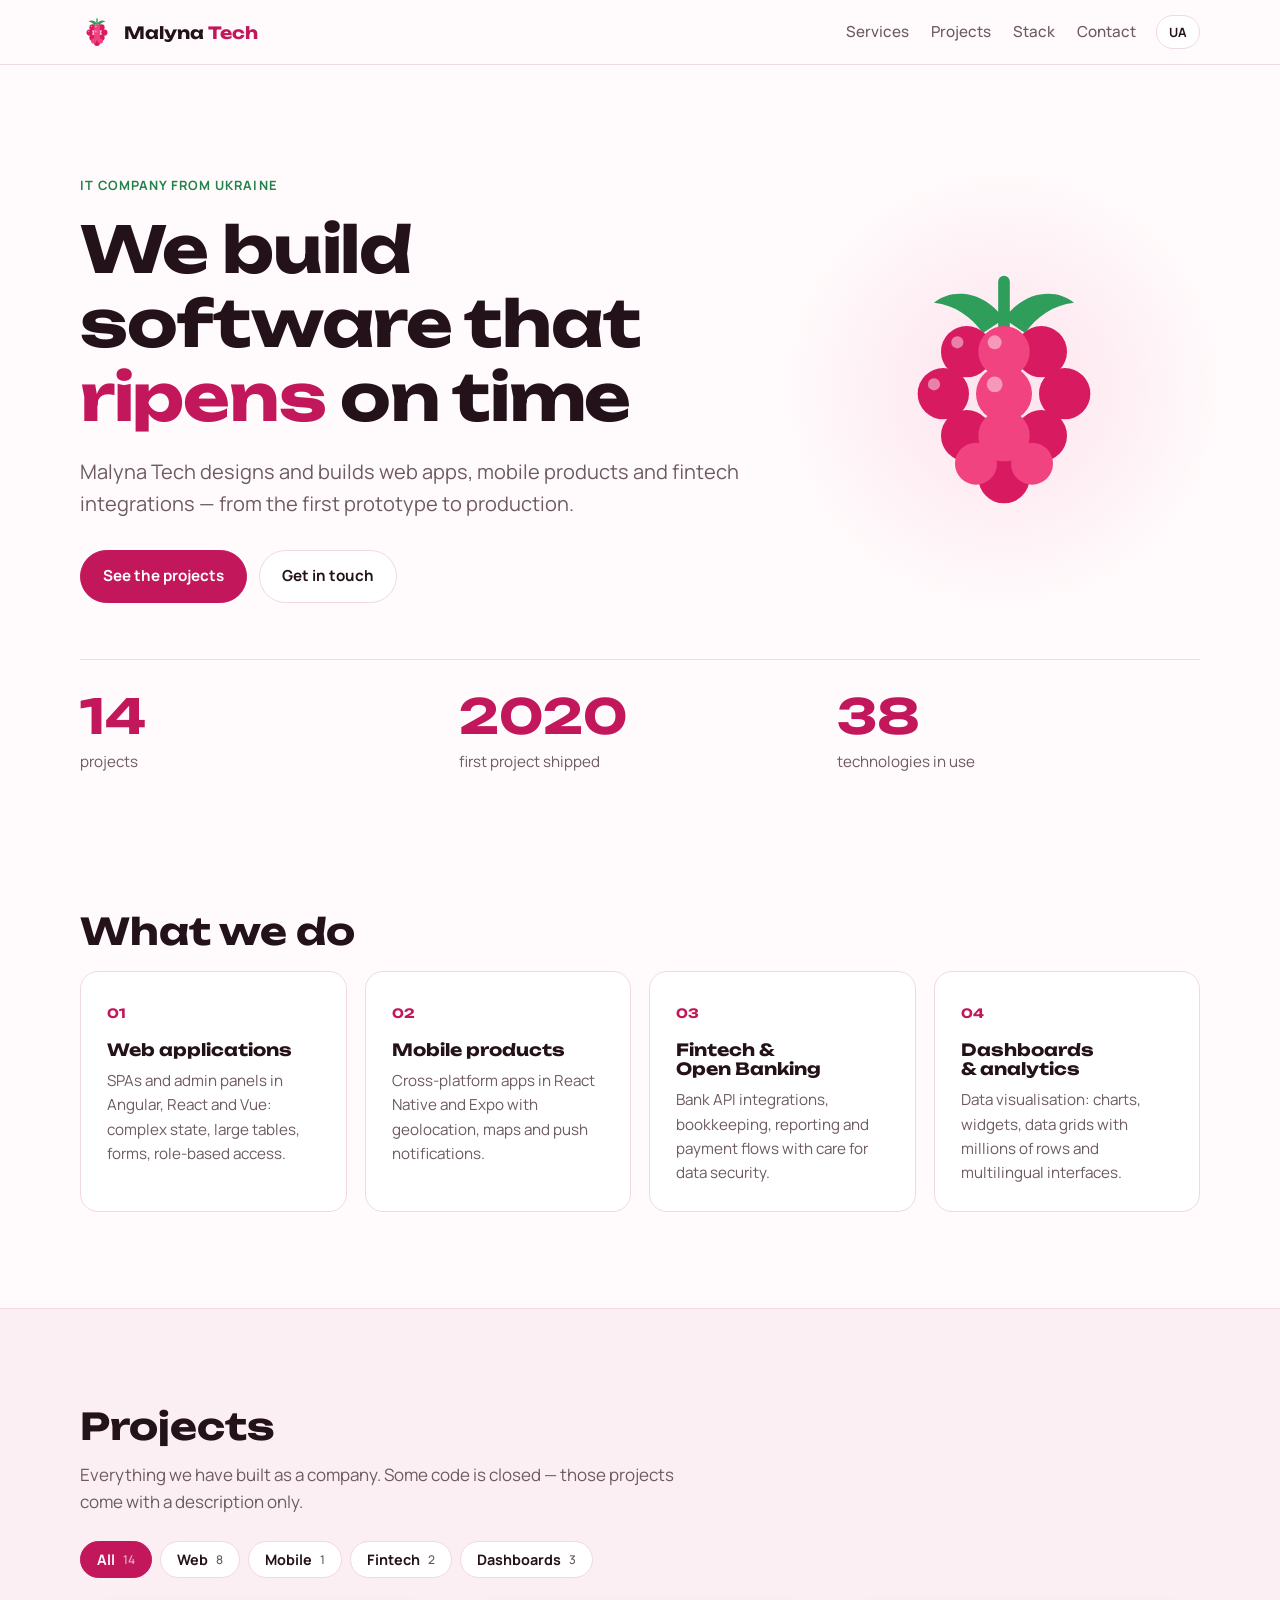
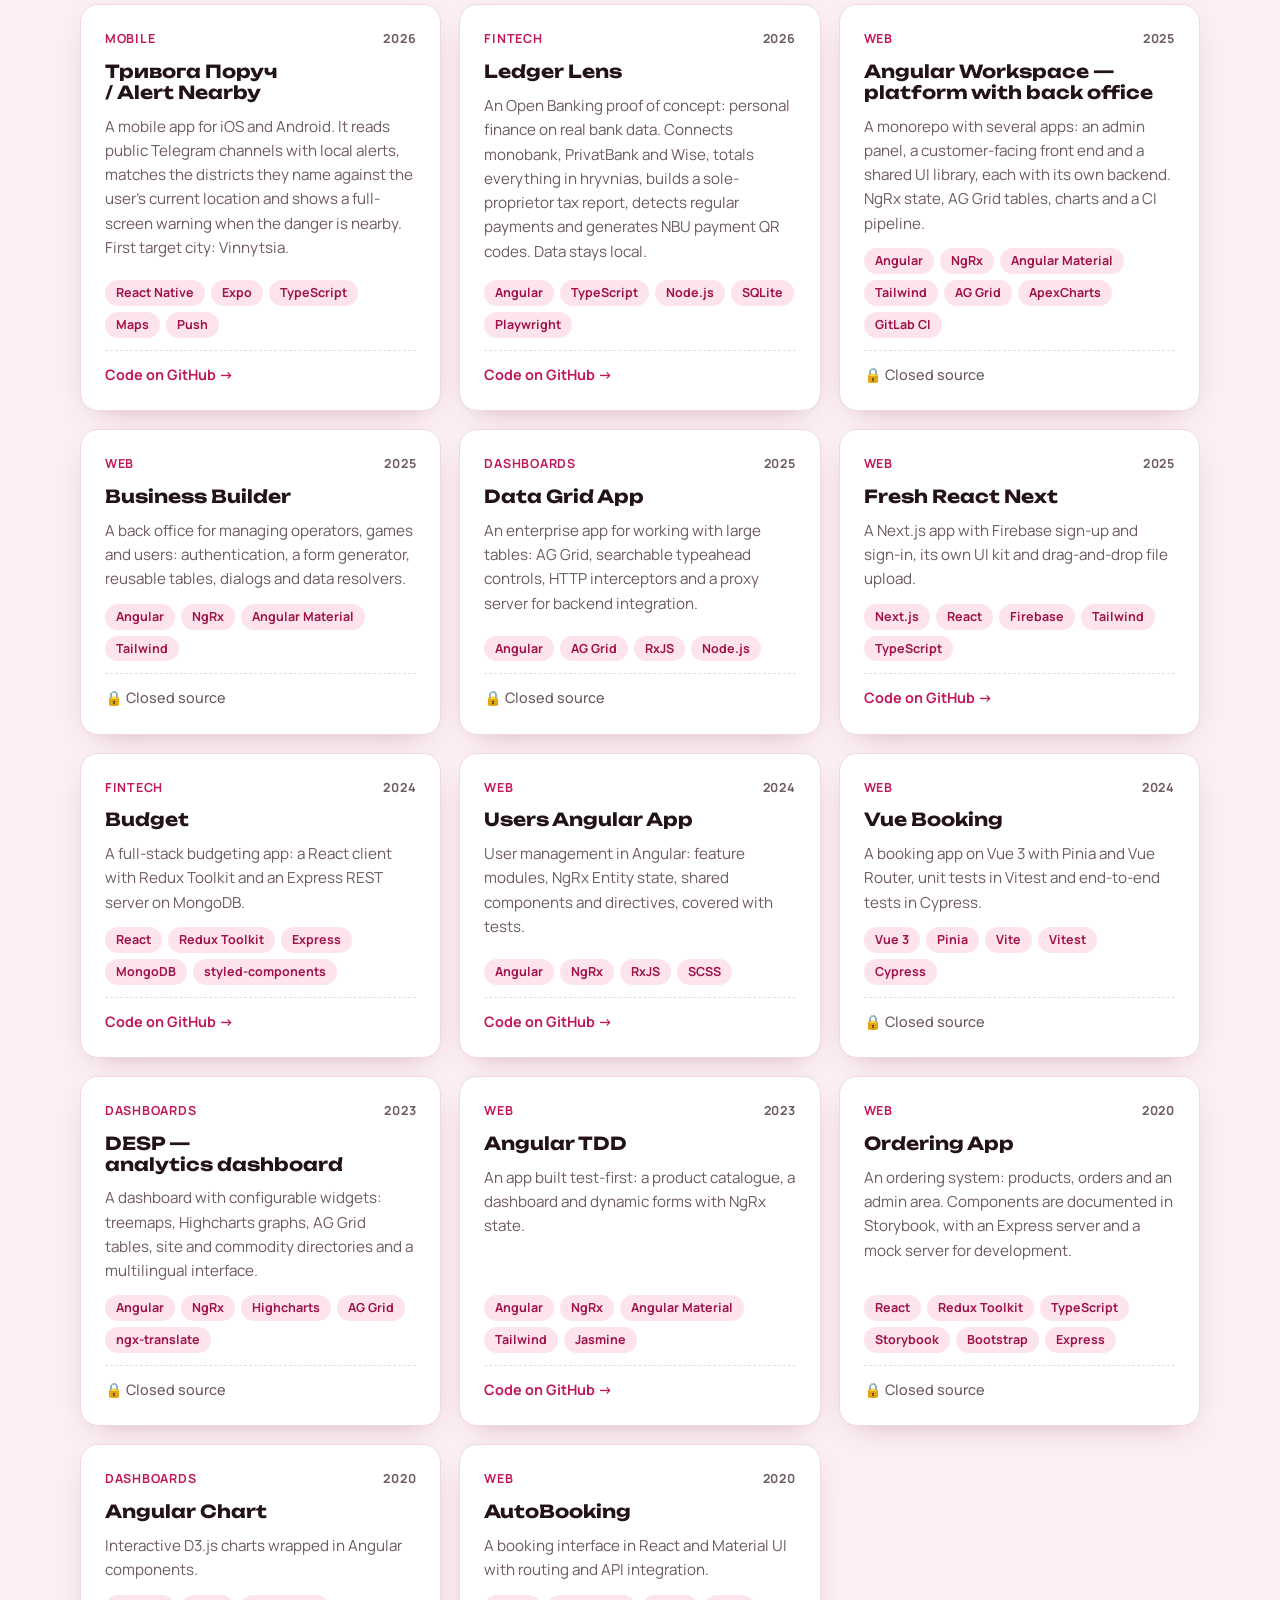
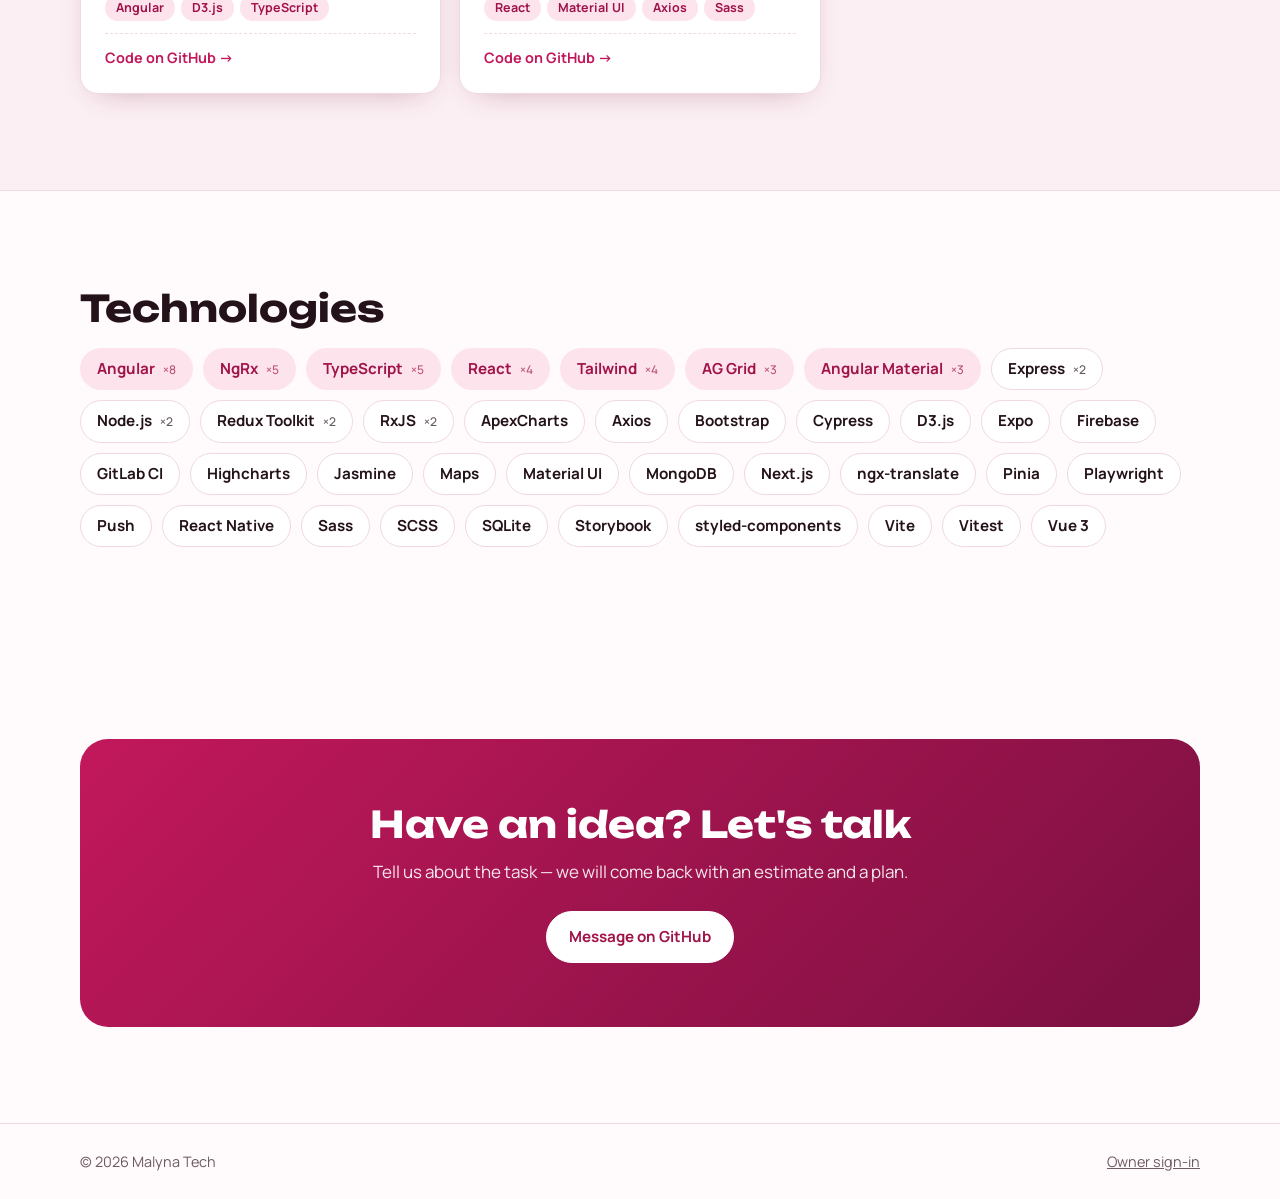
<file: index.html>
<!doctype html>
<html lang="uk">
<head>
  <meta charset="utf-8">
  <meta name="viewport" content="width=device-width, initial-scale=1">
  <title>Malyna Tech — розробка веб, мобільних і фінтех-продуктів</title>
  <meta name="description" content="Malyna Tech — IT-компанія з України. Вебзастосунки, мобільні продукти, фінтех-інтеграції та дашборди.">
  <meta property="og:title" content="Malyna Tech">
  <meta property="og:description" content="Робимо софт, який дозріває вчасно: веб, мобільні продукти, фінтех.">
  <meta property="og:type" content="website">
  <link rel="icon" href="assets/logo.svg" type="image/svg+xml">
  <link rel="preconnect" href="https://fonts.googleapis.com">
  <link rel="preconnect" href="https://fonts.gstatic.com" crossorigin>
  <link href="https://fonts.googleapis.com/css2?family=Manrope:wght@400;500;700&family=Unbounded:wght@500;700&display=swap" rel="stylesheet">
  <link rel="stylesheet" href="assets/styles.css">
</head>
<body>
  <header class="top">
    <div class="wrap top__in">
      <a class="brand" href="#" aria-label="Malyna Tech">
        <img src="assets/logo.svg" alt="" width="34" height="34">
        <span>Malyna<b>Tech</b></span>
      </a>
      <nav class="nav" aria-label="Main">
        <a href="#services" data-i18n="nav.services">Послуги</a>
        <a href="#projects" data-i18n="nav.projects">Проєкти</a>
        <a href="#stack" data-i18n="nav.stack">Стек</a>
        <a href="#contact" data-i18n="nav.contact">Контакти</a>
      </nav>
      <button id="lang" class="lang" type="button" aria-label="Switch language">EN</button>
    </div>
  </header>

  <main>
    <section class="hero">
      <div class="wrap hero__in">
        <div>
          <p class="kicker" data-i18n="hero.kicker">IT-компанія з України</p>
          <h1 data-i18n-html="hero.title">Робимо софт, який <em>дозріває</em> вчасно</h1>
          <p class="lead" data-i18n="hero.lead"></p>
          <div class="actions">
            <a class="btn btn--primary" href="#projects" data-i18n="hero.cta">Переглянути проєкти</a>
            <a class="btn" href="#contact" data-i18n="hero.cta2">Написати нам</a>
          </div>
        </div>
        <div class="hero__art" aria-hidden="true">
          <img src="assets/logo.svg" alt="" width="280" height="280">
        </div>
      </div>
      <div class="wrap">
        <dl class="stats">
          <div><dt id="stat-projects">–</dt><dd data-i18n="stat.projects">проєктів</dd></div>
          <div><dt id="stat-years">–</dt><dd data-i18n="stat.years">рік першого проєкту</dd></div>
          <div><dt id="stat-tech">–</dt><dd data-i18n="stat.tech">технологій у роботі</dd></div>
        </dl>
      </div>
    </section>

    <section id="services" class="section">
      <div class="wrap">
        <h2 data-i18n="services.title">Що ми робимо</h2>
        <div class="services">
          <article><span class="num">01</span><h3 data-i18n="s1.t"></h3><p data-i18n="s1.d"></p></article>
          <article><span class="num">02</span><h3 data-i18n="s2.t"></h3><p data-i18n="s2.d"></p></article>
          <article><span class="num">03</span><h3 data-i18n="s3.t"></h3><p data-i18n="s3.d"></p></article>
          <article><span class="num">04</span><h3 data-i18n="s4.t"></h3><p data-i18n="s4.d"></p></article>
        </div>
      </div>
    </section>

    <section id="projects" class="section section--alt">
      <div class="wrap">
        <h2 data-i18n="projects.title">Проєкти</h2>
        <p class="muted section__lead" data-i18n="projects.lead"></p>
        <div id="filters" class="filters" role="group" aria-label="Filter"></div>
        <div id="grid" class="grid"></div>
      </div>
    </section>

    <section id="stack" class="section">
      <div class="wrap">
        <h2 data-i18n="stack.title">Технології</h2>
        <ul id="stack-list" class="tags tags--big"></ul>
      </div>
    </section>

    <section id="contact" class="section">
      <div class="wrap">
        <div class="cta">
          <h2 data-i18n="contact.title">Маєте ідею? Обговорімо</h2>
          <p data-i18n="contact.lead"></p>
          <a class="btn btn--light" href="https://github.com/sergii21" target="_blank" rel="noopener" data-i18n="contact.cta">Написати на GitHub</a>
        </div>
      </div>
    </section>
  </main>

  <footer class="foot">
    <div class="wrap foot__in">
      <span>© <span id="year"></span> Malyna Tech</span>
      <a href="admin/" data-i18n="footer.admin">Вхід для власника</a>
    </div>
  </footer>

  <script type="module" src="assets/app.js"></script>
</body>
</html>
</file>
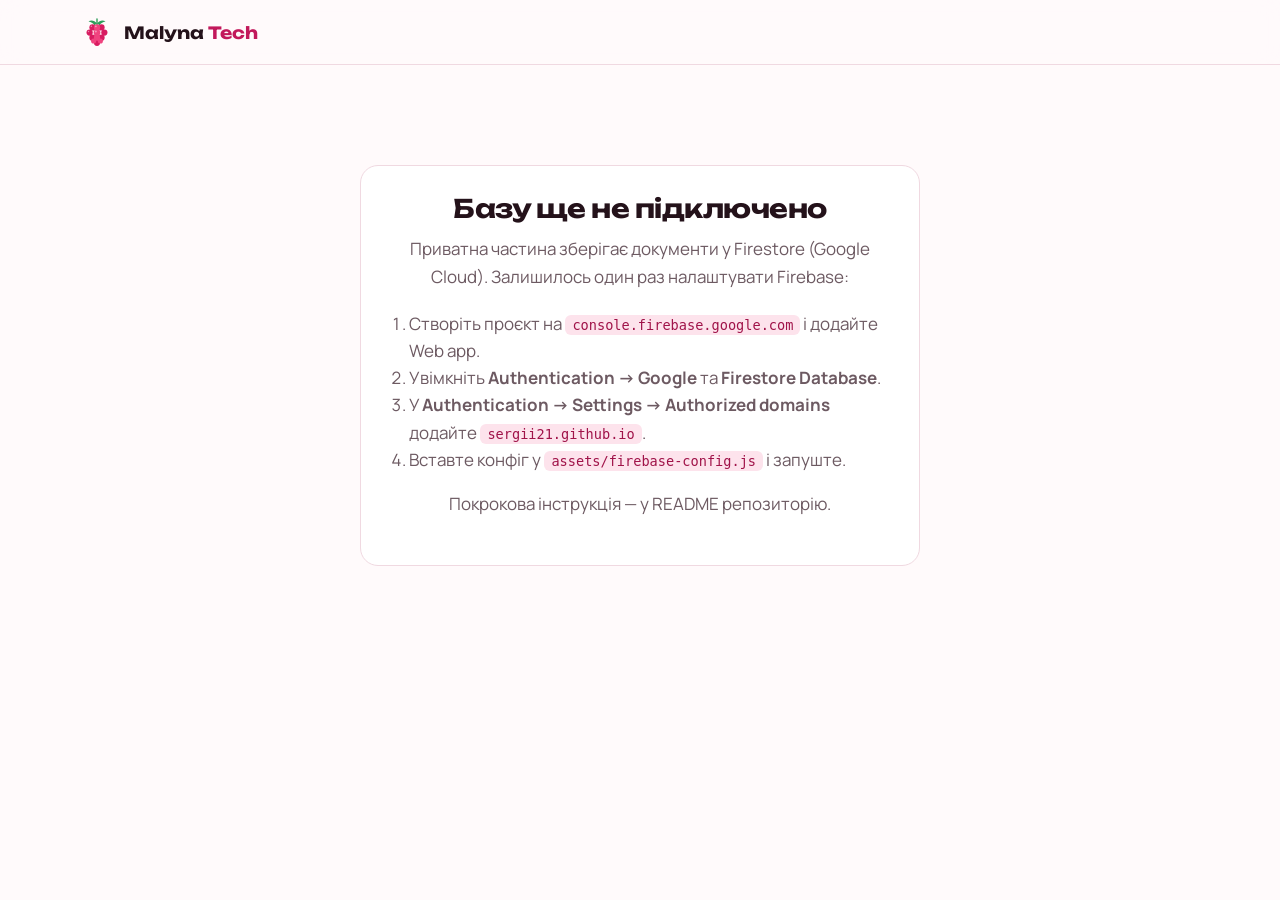
<file: admin/index.html>
<!doctype html>
<html lang="uk">
<head>
  <meta charset="utf-8">
  <meta name="viewport" content="width=device-width, initial-scale=1">
  <meta name="robots" content="noindex, nofollow">
  <title>Malyna Tech — кабінет власника</title>
  <link rel="icon" href="../assets/logo.svg" type="image/svg+xml">
  <link rel="preconnect" href="https://fonts.googleapis.com">
  <link rel="preconnect" href="https://fonts.gstatic.com" crossorigin>
  <link href="https://fonts.googleapis.com/css2?family=Manrope:wght@400;500;700&family=Unbounded:wght@500;700&display=swap" rel="stylesheet">
  <link rel="stylesheet" href="../assets/styles.css">
</head>
<body class="admin">
  <header class="top">
    <div class="wrap top__in">
      <a class="brand" href="../">
        <img src="../assets/logo.svg" alt="" width="34" height="34">
        <span>Malyna<b>Tech</b></span>
      </a>
      <div class="who" id="who" hidden>
        <span id="who-name"></span>
        <button class="btn btn--sm" id="signout" type="button">Вийти</button>
      </div>
    </div>
  </header>

  <main class="wrap">
    <!-- Firebase ще не підключено -->
    <section class="panel panel--center" id="view-setup" hidden>
      <h1>Базу ще не підключено</h1>
      <p>Приватна частина зберігає документи у Firestore (Google Cloud). Залишилось один раз налаштувати Firebase:</p>
      <ol>
        <li>Створіть проєкт на <code>console.firebase.google.com</code> і додайте Web app.</li>
        <li>Увімкніть <b>Authentication → Google</b> та <b>Firestore Database</b>.</li>
        <li>У <b>Authentication → Settings → Authorized domains</b> додайте <code>sergii21.github.io</code>.</li>
        <li>Вставте конфіг у <code>assets/firebase-config.js</code> і запуште.</li>
      </ol>
      <p style="margin-top:16px">Покрокова інструкція — у README репозиторію.</p>
    </section>

    <!-- Вхід -->
    <section class="panel panel--center" id="view-login" hidden>
      <h1>Кабінет власника</h1>
      <p>Документація та керування проєктами. Доступ лише для власника компанії.</p>
      <button class="btn btn--primary" id="signin" type="button">Увійти через Google</button>
      <p class="status is-err" id="login-err" style="margin-top:16px"></p>
    </section>

    <!-- Увійшов, але це не власник -->
    <section class="panel panel--center" id="view-denied" hidden>
      <h1>Немає доступу</h1>
      <p>Цей акаунт не є власником. Якщо це ви налаштовуєте сайт уперше — скопіюйте свій UID у правила Firestore (рядок <code>OWNER_UID</code> у <code>firestore.rules</code>) і опублікуйте їх у Firebase Console.</p>
      <code class="uid" id="uid"></code>
      <button class="btn" id="retry" type="button">Перевірити ще раз</button>
    </section>

    <!-- Кабінет -->
    <section id="view-app" hidden>
      <div class="tabs" role="tablist">
        <button class="chip is-active" data-tab="docs" type="button" role="tab">Документація</button>
        <button class="chip" data-tab="projects" type="button" role="tab">Проєкти</button>
      </div>

      <div class="split" id="tab-docs">
        <aside class="panel list">
          <button class="btn btn--primary btn--sm" id="doc-new" type="button">+ Новий документ</button>
          <div id="doc-list" class="list" style="padding:0"></div>
        </aside>
        <div class="panel editor">
          <label>Назва<input id="doc-title" maxlength="200" placeholder="Напр.: Доступи до серверів"></label>
          <div class="row">
            <button class="chip is-active" id="doc-mode-edit" type="button">Редагувати</button>
            <button class="chip" id="doc-mode-view" type="button">Перегляд</button>
            <span class="status" id="doc-status"></span>
          </div>
          <textarea id="doc-body" placeholder="Текст у форматі Markdown…"></textarea>
          <div class="prose" id="doc-preview" hidden></div>
          <div class="row">
            <button class="btn btn--primary" id="doc-save" type="button">Зберегти</button>
            <button class="btn btn--danger" id="doc-del" type="button">Видалити</button>
          </div>
        </div>
      </div>

      <div class="split" id="tab-projects" hidden>
        <aside class="panel list">
          <button class="btn btn--primary btn--sm" id="pr-new" type="button">+ Новий проєкт</button>
          <button class="btn btn--sm" id="pr-import" type="button" hidden>Імпортувати стартовий список</button>
          <div id="pr-list" class="list" style="padding:0"></div>
        </aside>
        <form class="panel editor" id="pr-form">
          <p class="muted" style="font-size:.9rem">Ці записи бачать усі відвідувачі сайту в розділі «Проєкти».</p>
          <div class="row--2">
            <label>Назва<input name="title" required maxlength="120"></label>
            <label>Назва англійською (необов'язково)<input name="title_en" maxlength="120"></label>
          </div>
          <div class="row--2">
            <label>Рік<input name="year" type="number" min="2000" max="2100" required></label>
            <label>Категорія
              <select name="category">
                <option value="web">Веб</option>
                <option value="mobile">Мобільні</option>
                <option value="fintech">Фінтех</option>
                <option value="dashboard">Дашборди</option>
              </select>
            </label>
          </div>
          <label>Опис українською<textarea class="short" name="desc_uk" required maxlength="1200"></textarea></label>
          <label>Опис англійською<textarea class="short" name="desc_en" maxlength="1200"></textarea></label>
          <label>Технології (через кому)<input name="stack" placeholder="Angular, NgRx, Tailwind"></label>
          <label>Посилання на код (https://…)<input name="repo" type="url" placeholder="https://github.com/…"></label>
          <label class="check"><input name="private" type="checkbox"> Закритий код (посилання не показувати)</label>
          <div class="row">
            <button class="btn btn--primary" type="submit">Зберегти</button>
            <button class="btn btn--danger" id="pr-del" type="button">Видалити</button>
            <span class="status" id="pr-status"></span>
          </div>
        </form>
      </div>
    </section>
  </main>

  <script type="module" src="../assets/admin.js"></script>
</body>
</html>
</file>
<file: assets/styles.css>
:root {
  --bg: #fffafb;
  --bg-alt: #fbeff3;
  --surface: #ffffff;
  --text: #24121a;
  --muted: #6d5a62;
  --line: #f0d9e1;
  --accent: #c2185b;
  --accent-strong: #a01349;
  --accent-soft: #fde3ec;
  --leaf: #23824a;
  --on-accent: #ffffff;
  --radius: 18px;
  --shadow: 0 10px 30px -18px rgba(120, 20, 60, .45);
  --font: "Manrope", system-ui, -apple-system, "Segoe UI", sans-serif;
  --display: "Unbounded", var(--font);
}
@media (prefers-color-scheme: dark) {
  :root {
    --bg: #150b10;
    --bg-alt: #1d1016;
    --surface: #24141c;
    --text: #fbeef3;
    --muted: #c3a9b4;
    --line: #3a222d;
    --accent: #ff5c93;
    --accent-strong: #ff86ae;
    --accent-soft: #3b1626;
    --leaf: #5fd08d;
    --on-accent: #2a0613;
    --shadow: 0 10px 30px -18px rgba(0, 0, 0, .8);
  }
}

* { box-sizing: border-box; }
html { scroll-behavior: smooth; scroll-padding-top: 80px; }
body {
  margin: 0;
  background: var(--bg);
  color: var(--text);
  font: 400 17px/1.6 var(--font);
  -webkit-font-smoothing: antialiased;
}
img { max-width: 100%; height: auto; }
a { color: var(--accent); }
h1, h2, h3 { font-family: var(--display); line-height: 1.15; margin: 0; text-wrap: balance; }
h2 { font-size: clamp(1.6rem, 3.4vw, 2.3rem); margin-bottom: 1.2rem; }
p { margin: 0; }
.wrap { width: min(1120px, 100% - 32px); margin-inline: auto; }
.muted { color: var(--muted); }
:focus-visible { outline: 3px solid var(--accent); outline-offset: 3px; border-radius: 6px; }

/* Header */
.top {
  position: sticky; top: 0; z-index: 10;
  background: color-mix(in srgb, var(--bg) 86%, transparent);
  backdrop-filter: blur(12px);
  border-bottom: 1px solid var(--line);
}
.top__in { display: flex; align-items: center; gap: 20px; height: 64px; }
.brand { display: flex; align-items: center; gap: 10px; text-decoration: none; color: var(--text); font: 700 1.05rem var(--display); }
.brand b { color: var(--accent); font-weight: 700; margin-left: .25em; }
.nav { margin-left: auto; display: flex; gap: 22px; }
.nav a { color: var(--muted); text-decoration: none; font-weight: 500; font-size: .95rem; }
.nav a:hover { color: var(--accent); }
.lang {
  border: 1px solid var(--line); background: var(--surface); color: var(--text);
  font: 700 .8rem var(--font); padding: 7px 12px; border-radius: 999px; cursor: pointer;
}
.lang:hover { border-color: var(--accent); color: var(--accent); }

/* Hero */
.hero { padding: clamp(48px, 9vw, 110px) 0 40px; overflow: hidden; }
.hero__in { display: grid; grid-template-columns: 1.4fr .8fr; gap: 40px; align-items: center; }
.kicker { color: var(--leaf); font-weight: 700; letter-spacing: .08em; text-transform: uppercase; font-size: .8rem; margin-bottom: 18px; }
h1 { font-size: clamp(2.1rem, 6vw, 4rem); letter-spacing: -.02em; }
h1 em { font-style: normal; color: var(--accent); }
.lead { font-size: clamp(1.05rem, 1.6vw, 1.25rem); color: var(--muted); max-width: 56ch; margin-top: 22px; }
.actions { display: flex; flex-wrap: wrap; gap: 12px; margin-top: 30px; }
.btn {
  display: inline-flex; align-items: center; justify-content: center;
  padding: 13px 22px; border-radius: 999px; border: 1.5px solid var(--line);
  color: var(--text); background: var(--surface); text-decoration: none; font-weight: 700; font-size: .95rem;
  cursor: pointer; font-family: var(--font); transition: transform .15s, border-color .15s, background .15s;
}
.btn:hover { transform: translateY(-2px); border-color: var(--accent); }
.btn--primary { background: var(--accent); border-color: var(--accent); color: var(--on-accent); }
.btn--primary:hover { background: var(--accent-strong); border-color: var(--accent-strong); }
.btn--light { background: #fff; border-color: #fff; color: #a01349; }
.btn--danger { color: var(--accent); }
.btn--sm { padding: 8px 14px; font-size: .85rem; }
.btn[disabled] { opacity: .5; cursor: default; transform: none; }
.hero__art { display: grid; place-items: center; position: relative; }
.hero__art::before {
  content: ""; position: absolute; width: 115%; aspect-ratio: 1; border-radius: 50%;
  background: radial-gradient(circle, var(--accent-soft), transparent 68%);
}
.hero__art img { position: relative; animation: float 6s ease-in-out infinite; }
@keyframes float { 50% { transform: translateY(-12px) rotate(3deg); } }
@media (prefers-reduced-motion: reduce) { .hero__art img { animation: none; } html { scroll-behavior: auto; } }

.stats { display: grid; grid-template-columns: repeat(3, 1fr); gap: 16px; margin: 56px 0 0; padding: 26px 0 0; border-top: 1px solid var(--line); }
.stats dt { font: 700 clamp(1.8rem, 4.5vw, 3rem) var(--display); color: var(--accent); }
.stats dd { margin: 4px 0 0; color: var(--muted); font-size: .95rem; }

/* Sections */
.section { padding: clamp(52px, 8vw, 96px) 0; }
.section--alt { background: var(--bg-alt); border-block: 1px solid var(--line); }
.section__lead { max-width: 60ch; margin: -6px 0 26px; }

.services { display: grid; grid-template-columns: repeat(auto-fit, minmax(230px, 1fr)); gap: 18px; }
.services article { background: var(--surface); border: 1px solid var(--line); border-radius: var(--radius); padding: 26px; }
.services .num { font: 700 .8rem var(--display); color: var(--accent); }
.services h3 { font-size: 1.05rem; margin: 14px 0 10px; }
.services p { color: var(--muted); font-size: .95rem; }

/* Filters & chips */
.filters { display: flex; flex-wrap: wrap; gap: 8px; margin-bottom: 26px; }
.chip {
  display: inline-flex; align-items: center; gap: 8px;
  border: 1.5px solid var(--line); background: var(--surface); color: var(--text);
  padding: 8px 16px; border-radius: 999px; font: 700 .9rem var(--font); cursor: pointer;
}
.chip:hover { border-color: var(--accent); }
.chip.is-active { background: var(--accent); border-color: var(--accent); color: var(--on-accent); }
.chip__n { font-size: .75rem; opacity: .7; font-weight: 500; }

/* Cards */
.grid { display: grid; grid-template-columns: repeat(auto-fill, minmax(min(100%, 320px), 1fr)); gap: 18px; }
.card {
  display: flex; flex-direction: column; gap: 12px;
  background: var(--surface); border: 1px solid var(--line); border-radius: var(--radius);
  padding: 24px; box-shadow: var(--shadow); transition: transform .18s, border-color .18s;
}
.card:hover { transform: translateY(-4px); border-color: var(--accent); }
.card__head { display: flex; justify-content: space-between; font-size: .78rem; font-weight: 700; letter-spacing: .06em; text-transform: uppercase; }
.card__cat { color: var(--accent); }
.card__year { color: var(--muted); }
.card__title { font-size: 1.12rem; overflow-wrap: anywhere; }
.card__desc { color: var(--muted); font-size: .95rem; flex: 1; }
.card__foot { padding-top: 12px; border-top: 1px dashed var(--line); font-size: .9rem; font-weight: 700; }
.card__link { text-decoration: none; }
.card__link:hover { text-decoration: underline; }
.card__lock { color: var(--muted); font-weight: 500; }

.tags { list-style: none; display: flex; flex-wrap: wrap; gap: 6px; margin: 0; padding: 0; }
.tags li { background: var(--accent-soft); color: var(--accent-strong); border-radius: 999px; padding: 3px 11px; font-size: .78rem; font-weight: 700; }
.tags--big { gap: 10px; }
.tags--big li { font-size: .95rem; padding: 8px 16px; background: var(--surface); border: 1px solid var(--line); color: var(--text); display: inline-flex; gap: 8px; align-items: center; }
.tags--big li.is-strong { background: var(--accent-soft); border-color: transparent; color: var(--accent-strong); }

/* CTA + footer */
.cta {
  background: linear-gradient(135deg, #c2185b, #7b1040);
  color: #fff; border-radius: 28px; padding: clamp(32px, 6vw, 64px); text-align: center;
}
.cta h2 { margin-bottom: 12px; }
.cta p { opacity: .9; margin-bottom: 26px; }
.foot { border-top: 1px solid var(--line); padding: 26px 0; font-size: .9rem; color: var(--muted); }
.foot__in { display: flex; justify-content: space-between; gap: 16px; flex-wrap: wrap; }
.foot a { color: var(--muted); }

@media (max-width: 760px) {
  .nav { display: none; }
  .lang { margin-left: auto; }
  .hero__in { grid-template-columns: 1fr; }
  .hero__art { order: -1; justify-items: start; }
  .hero__art img { width: 120px; height: 120px; }
  .hero__art::before { display: none; }
  .stats { gap: 10px; }
}

/* ---------- Адмінка ---------- */
.admin { min-height: 100vh; display: flex; flex-direction: column; }
.admin main { flex: 1; padding: 28px 0 60px; }
.panel { background: var(--surface); border: 1px solid var(--line); border-radius: var(--radius); padding: 28px; }
.panel--center { max-width: 560px; margin: 8vh auto 0; text-align: center; }
.panel--center h1 { font-size: 1.6rem; margin-bottom: 12px; }
.panel--center p { color: var(--muted); margin-bottom: 20px; }
.panel ol { text-align: left; color: var(--muted); padding-left: 1.2em; }
.panel code, .uid {
  font: 500 .85rem ui-monospace, SFMono-Regular, Menlo, monospace;
  background: var(--accent-soft); color: var(--accent-strong); padding: 2px 7px; border-radius: 6px; overflow-wrap: anywhere;
}
.uid { display: block; padding: 12px; margin: 12px 0 18px; user-select: all; }
.who { margin-left: auto; display: flex; align-items: center; gap: 12px; font-size: .9rem; color: var(--muted); min-width: 0; }
.who span { overflow: hidden; text-overflow: ellipsis; white-space: nowrap; }
.tabs { display: flex; gap: 8px; margin-bottom: 20px; }
.split { display: grid; grid-template-columns: 280px 1fr; gap: 18px; align-items: start; }
.list { display: flex; flex-direction: column; gap: 6px; padding: 14px; }
.list__item {
  text-align: left; border: 1px solid transparent; background: none; color: var(--text);
  padding: 10px 12px; border-radius: 12px; cursor: pointer; font: 500 .95rem var(--font); overflow-wrap: anywhere;
}
.list__item small { display: block; color: var(--muted); font-size: .75rem; }
.list__item:hover { background: var(--bg-alt); }
.list__item.is-active { background: var(--accent-soft); border-color: var(--accent); }
.editor { display: flex; flex-direction: column; gap: 14px; min-width: 0; }
.editor label { display: flex; flex-direction: column; gap: 6px; font-size: .8rem; font-weight: 700; color: var(--muted); }
.editor input, .editor textarea, .editor select {
  font: 400 1rem var(--font); color: var(--text); background: var(--bg);
  border: 1.5px solid var(--line); border-radius: 12px; padding: 11px 13px; width: 100%;
}
.editor textarea { min-height: 46vh; resize: vertical; font-family: ui-monospace, SFMono-Regular, Menlo, monospace; font-size: .92rem; line-height: 1.55; }
.editor textarea.short { min-height: 110px; font-family: var(--font); }
.editor input:focus, .editor textarea:focus, .editor select:focus { outline: none; border-color: var(--accent); }
.row { display: flex; gap: 10px; flex-wrap: wrap; align-items: center; }
.row--2 { display: grid; grid-template-columns: repeat(auto-fit, minmax(160px, 1fr)); gap: 14px; }
.check { flex-direction: row !important; align-items: center; gap: 8px !important; }
.check input { width: auto; }
.status { font-size: .85rem; color: var(--muted); margin-left: auto; }
.status.is-err { color: var(--accent); font-weight: 700; }
.prose { min-height: 46vh; border: 1.5px solid var(--line); border-radius: 12px; padding: 18px 22px; overflow-x: auto; }
.prose h1, .prose h2, .prose h3 { font-family: var(--font); font-weight: 700; margin: 1.2em 0 .5em; }
.prose h1 { font-size: 1.6rem; } .prose h2 { font-size: 1.3rem; } .prose h3 { font-size: 1.1rem; }
.prose > :first-child { margin-top: 0; }
.prose p, .prose ul, .prose ol, .prose pre, .prose table { margin: 0 0 1em; }
.prose pre { background: var(--bg-alt); padding: 14px; border-radius: 10px; overflow-x: auto; }
.prose code { font: .88em ui-monospace, SFMono-Regular, Menlo, monospace; background: var(--bg-alt); padding: 1px 5px; border-radius: 5px; }
.prose pre code { background: none; padding: 0; }
.prose table { border-collapse: collapse; }
.prose th, .prose td { border: 1px solid var(--line); padding: 6px 10px; }
.prose blockquote { border-left: 3px solid var(--accent); margin: 0 0 1em; padding-left: 14px; color: var(--muted); }
[hidden] { display: none !important; }
@media (max-width: 760px) { .split { grid-template-columns: 1fr; } }
</file>
